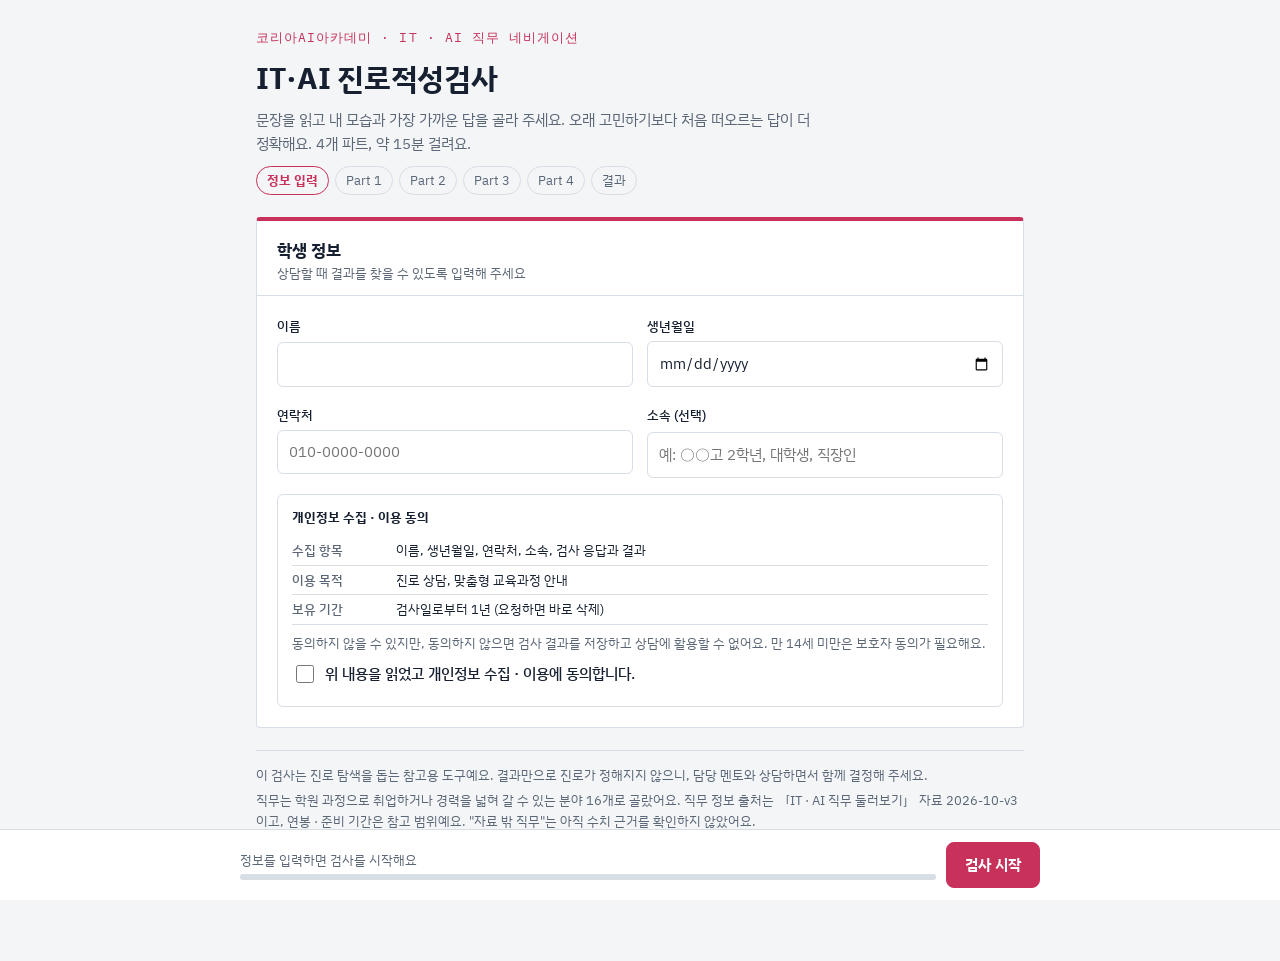
<file: index.html>
<!doctype html>
<html lang="ko">
<head>
<meta charset="utf-8">
<meta name="viewport" content="width=device-width, initial-scale=1, viewport-fit=cover">
<title>IT·AI 진로적성검사</title>
<meta name="robots" content="noindex">
<link rel="preconnect" href="https://fonts.googleapis.com">
<link rel="preconnect" href="https://fonts.gstatic.com" crossorigin>
<link rel="stylesheet" href="https://fonts.googleapis.com/css2?family=IBM+Plex+Sans+KR:wght@400;500;700&family=IBM+Plex+Mono:wght@500;600&display=swap">
<link rel="stylesheet" href="assets/common.css">
<style>
.wrap { max-width: 800px; margin: 0 auto; padding-left: max(16px, env(safe-area-inset-left, 0px)); padding-right: max(16px, env(safe-area-inset-right, 0px)); padding-block: 28px 130px; display: grid; gap: 22px; }
.head { display: grid; gap: 10px; }
.head h1 { font-size: var(--s-xl); font-weight: 700; letter-spacing: -.01em; }
.head .lede { color: var(--muted); max-width: 62ch; }

.steps { display: flex; flex-wrap: wrap; gap: 6px; list-style: none; margin: 0; padding: 0; }
.steps li { font-size: var(--s-xs); padding: 3px 10px; border-radius: 999px; border: 1px solid var(--line); color: var(--muted); }
.steps li.on { border-color: var(--mark); color: var(--mark); font-weight: 700; }
.steps li.done { color: var(--fg); }

.sheet { background: var(--paper); border: 1px solid var(--line); border-top: 4px solid var(--mark); border-radius: 4px; }
.sheet-head { padding: 18px 20px 12px; display: grid; gap: 2px; border-bottom: 1px solid var(--line); }
.sheet-head h2 { font-size: var(--s-md); }
.sheet-head .hint { color: var(--muted); font-size: var(--s-xs); }

/* 학생 정보 */
.info { padding: 20px; display: grid; gap: 16px; }
.info .grid { display: grid; grid-template-columns: repeat(2, minmax(0, 1fr)); gap: 14px; }
.consent { border: 1px solid var(--line); border-radius: 6px; padding: 12px 14px; display: grid; gap: 8px; font-size: var(--s-xs); }
.consent table { border-collapse: collapse; width: 100%; }
.consent th, .consent td { text-align: left; padding: 4px 8px 4px 0; vertical-align: top; border-bottom: 1px solid var(--line); }
.consent th { color: var(--muted); font-weight: 500; white-space: nowrap; width: 6.5rem; }
.check { display: flex; gap: 8px; align-items: flex-start; font-size: var(--s-sm); font-weight: 500; cursor: pointer; }
.check input { width: 18px; height: 18px; margin-top: 3px; accent-color: var(--mark); flex: none; }

/* 5점 척도 */
.lk { display: grid; grid-template-columns: 2.4rem minmax(0, 1fr) auto; gap: 12px; align-items: center; padding: 11px 20px 11px 14px; border-bottom: 1px dashed var(--line); }
.lk:last-child { border-bottom: 0; }
.lk .no { font-family: var(--font-mono); font-size: var(--s-xs); color: var(--mark); font-weight: 600; }
.lk .txt { min-width: 0; }
.lk.missing { background: var(--mark-soft); }
.opts { display: grid; grid-template-columns: repeat(5, 2.75rem); justify-items: center; margin: 0; padding: 0; border: 0; }
.opt { display: grid; justify-items: center; gap: 2px; cursor: pointer; }
.opt input { position: absolute; opacity: 0; width: 1px; height: 1px; }
.opt .bubble { width: 1.75rem; height: 1.75rem; border: 1.5px solid var(--mark); border-radius: 50%; display: grid; place-items: center; font-family: var(--font-mono); font-size: var(--s-xs); color: var(--mark); transition: background .1s; }
.opt input:checked + .bubble { background: var(--mark); color: var(--on-mark); }
.opt input:focus-visible + .bubble { outline: 2px solid var(--ink); outline-offset: 2px; }
.opt .cap { display: none; font-size: .6875rem; color: var(--muted); white-space: nowrap; }
.lk.legend { padding-block: 8px; background: var(--bg); position: sticky; top: env(safe-area-inset-top, 0px); z-index: 2; border-bottom: 1px solid var(--line); }
.lk.legend .opts span { font-size: .6875rem; color: var(--muted); text-align: center; line-height: 1.25; }

/* 하단 바 */
.bar { position: fixed; left: 0; right: 0; bottom: 0; background: var(--paper); border-top: 1px solid var(--line); z-index: 10;
  padding-left: max(16px, env(safe-area-inset-left, 0px)); padding-right: max(16px, env(safe-area-inset-right, 0px));
  padding-top: 12px; padding-bottom: calc(12px + env(safe-area-inset-bottom, 0px)); }
.bar-in { max-width: 800px; margin: 0 auto; display: flex; align-items: center; gap: 10px; }
.progress { flex: 1; min-width: 0; display: grid; gap: 4px; }
.progress .label { font-size: var(--s-xs); color: var(--muted); }
.progress .label b { color: var(--fg); }
.track { height: 6px; background: var(--line); border-radius: 3px; overflow: hidden; }
.track i { display: block; height: 100%; background: var(--mark); width: 0; transition: width .2s; }

/* 결과 */
.result { display: grid; gap: 22px; }
.tools { display: flex; flex-wrap: wrap; gap: 8px; }
.saved { border-radius: 6px; padding: 10px 12px; font-size: var(--s-sm); border: 1px solid var(--line); background: var(--paper); display: flex; flex-wrap: wrap; gap: 8px 12px; align-items: center; }
.saved.ok { border-color: var(--good); color: var(--good); }
.saved.fail { border-color: var(--mark); color: var(--mark); }
.result > section > h2 { font-size: var(--s-lg); }
.top3, .all { display: grid; gap: 12px; }
.all details { background: var(--paper); border: 1px solid var(--line); border-radius: 4px; }
.all summary { list-style: none; display: grid; grid-template-columns: minmax(0, 1fr) 7rem 2.8rem; gap: 12px; align-items: center; padding: 12px 16px; cursor: pointer; }
.all summary::-webkit-details-marker { display: none; }
.all summary .nm { min-width: 0; display: flex; flex-wrap: wrap; align-items: baseline; gap: 4px 8px; }
.all summary .nm b { font-weight: 500; }
.all summary .nm span { font-size: var(--s-xs); }
.all summary .t { height: 6px; background: var(--line); border-radius: 3px; overflow: hidden; }
.all summary .t i { display: block; height: 100%; background: var(--ink); }
.all summary .v { text-align: right; font-size: var(--s-xs); color: var(--muted); }
.all details[open] summary { border-bottom: 1px solid var(--line); }
.all details .job { border: 0; border-radius: 0; }

.disclaimer { font-size: var(--s-xs); color: var(--muted); border-top: 1px solid var(--line); padding-top: 14px; display: grid; gap: 4px; }

@media (max-width: 640px) {
  .head h1 { font-size: 1.55rem; }
  .info .grid { grid-template-columns: minmax(0, 1fr); }
  .lk { grid-template-columns: 2rem minmax(0, 1fr); padding: 12px 12px 12px 10px; row-gap: 10px; }
  .lk .opts { grid-column: 1 / -1; grid-template-columns: repeat(5, minmax(0, 1fr)); }
  .opt .cap { display: block; }
  .lk.legend { display: none; }
  .all summary { grid-template-columns: minmax(0, 1fr) 2.8rem; }
  .all summary .t { display: none; }
  .bar .btn { padding-inline: 12px; }
}
</style>
</head>
<body>
<div class="wrap">
  <header class="head">
    <span class="eyebrow" id="academy">IT · AI 직무 네비게이션</span>
    <h1>IT·AI 진로적성검사</h1>
    <p class="lede" id="lede">문장을 읽고 내 모습과 가장 가까운 답을 골라 주세요. 오래 고민하기보다 처음 떠오르는 답이 더 정확해요. 4개 파트, 약 15분 걸려요.</p>
    <ol class="steps" id="steps"></ol>
  </header>

  <main id="main"></main>

  <footer class="disclaimer">
    <p>이 검사는 진로 탐색을 돕는 참고용 도구예요. 결과만으로 진로가 정해지지 않으니, 담당 멘토와 상담하면서 함께 결정해 주세요.</p>
    <p>직무는 학원 과정으로 취업하거나 경력을 넓혀 갈 수 있는 분야 16개로 골랐어요. 직무 정보 출처는 「IT · AI 직무 둘러보기」 자료 2026-10-v3이고, 연봉 · 준비 기간은 참고 범위예요. "자료 밖 직무"는 아직 수치 근거를 확인하지 않았어요.</p>
  </footer>
</div>

<div class="bar" id="bar">
  <div class="bar-in">
    <div class="progress">
      <span class="label" id="barLabel"></span>
      <div class="track"><i id="barFill"></i></div>
    </div>
    <button class="btn" id="btnDemo" type="button" hidden>예시 응답</button>
    <button class="btn" id="btnPrev" type="button">이전</button>
    <button class="btn primary" id="btnNext" type="button">다음</button>
  </div>
</div>
<div class="toast" id="toast" hidden></div>

<script src="assets/config.js"></script>
<script src="assets/data.js"></script>
<script src="assets/render.js"></script>
<script src="assets/api.js"></script>
<script>
const { PARTS, ITEMS, LIKERT, JOBS, CATS, score, VERSION } = window.CAREER;
const { esc, profilePanel, basicsGrid, jobCard, printSheet } = window.RENDER;
const CFG = window.APP_CONFIG || {};
const $ = s => document.querySelector(s);
const STEP_NAMES = ['정보 입력', ...PARTS.map((p, i) => 'Part ' + (i + 1)), '결과'];
const RESULT_STEP = PARTS.length + 1;
const DEMO = /[?&]demo\b/.test(location.search);

// 진행 상태 — 같은 기기를 여러 학생이 쓸 수 있어서 탭을 닫으면 지워지는 sessionStorage에만 둠
const KEY = 'itai-test-progress';
let state = { step: 0, info: { name: '', birth: '', phone: '', affiliation: '', consent: false }, answers: Array(ITEMS.length).fill(0) };
try { const s = JSON.parse(sessionStorage.getItem(KEY)); if (s && s.answers && s.answers.length === ITEMS.length) state = s; } catch (e) {}
const persist = () => { try { sessionStorage.setItem(KEY, JSON.stringify(state)); } catch (e) {} };
let result = null, saveState = null;

if (CFG.ACADEMY) $('#academy').textContent = CFG.ACADEMY + ' · IT · AI 직무 네비게이션';
$('#btnDemo').hidden = !DEMO;

function toast(msg) { const t = $('#toast'); t.textContent = msg; t.hidden = false; clearTimeout(toast.h); toast.h = setTimeout(() => { t.hidden = true; }, 2200); }

function renderSteps() {
  $('#steps').innerHTML = STEP_NAMES.map((n, i) => `<li class="${i === state.step ? 'on' : i < state.step ? 'done' : ''}">${n}</li>`).join('');
}

// ───── 0. 학생 정보 ─────
function renderInfo() {
  const f = state.info;
  $('#main').innerHTML = `<section class="sheet">
    <div class="sheet-head"><h2>학생 정보</h2><span class="hint">상담할 때 결과를 찾을 수 있도록 입력해 주세요</span></div>
    <form class="info" id="infoForm" novalidate>
      <div class="grid">
        <div class="field"><label for="fName">이름</label><input id="fName" autocomplete="name" value="${esc(f.name)}" required><span class="err" data-for="name"></span></div>
        <div class="field"><label for="fBirth">생년월일</label><input id="fBirth" type="date" value="${esc(f.birth)}" min="1940-01-01" max="2025-12-31" required><span class="err" data-for="birth"></span></div>
        <div class="field"><label for="fPhone">연락처</label><input id="fPhone" type="tel" inputmode="numeric" autocomplete="tel" placeholder="010-0000-0000" value="${esc(f.phone)}" required><span class="err" data-for="phone"></span></div>
        <div class="field"><label for="fAff">소속 (선택)</label><input id="fAff" placeholder="예: ○○고 2학년, 대학생, 직장인" value="${esc(f.affiliation)}"></div>
      </div>
      <div class="consent">
        <strong>개인정보 수집 · 이용 동의</strong>
        <table>
          <tr><th>수집 항목</th><td>이름, 생년월일, 연락처, 소속, 검사 응답과 결과</td></tr>
          <tr><th>이용 목적</th><td>진로 상담, 맞춤형 교육과정 안내</td></tr>
          <tr><th>보유 기간</th><td>${esc(CFG.RETENTION || '검사일로부터 1년')} (요청하면 바로 삭제)</td></tr>
        </table>
        <p class="note">동의하지 않을 수 있지만, 동의하지 않으면 검사 결과를 저장하고 상담에 활용할 수 없어요. 만 14세 미만은 보호자 동의가 필요해요.</p>
        <label class="check"><input type="checkbox" id="fConsent" ${f.consent ? 'checked' : ''}> 위 내용을 읽었고 개인정보 수집 · 이용에 동의합니다.</label>
        <span class="err" data-for="consent" style="font-size:var(--s-xs);color:var(--mark)"></span>
      </div>
    </form>
  </section>`;
  $('#fPhone').addEventListener('input', e => {
    const d = e.target.value.replace(/\D/g, '').slice(0, 11);
    e.target.value = d.length < 4 ? d : d.length < 8 ? `${d.slice(0, 3)}-${d.slice(3)}` : d.length < 11 ? `${d.slice(0, 3)}-${d.slice(3, 6)}-${d.slice(6)}` : `${d.slice(0, 3)}-${d.slice(3, 7)}-${d.slice(7)}`;
  });
  $('#infoForm').addEventListener('input', readInfo);
  $('#infoForm').addEventListener('submit', e => { e.preventDefault(); next(); });
}
function readInfo() {
  state.info = { name: $('#fName').value.trim(), birth: $('#fBirth').value, phone: $('#fPhone').value.trim(), affiliation: $('#fAff').value.trim(), consent: $('#fConsent').checked };
  persist();
}
function validateInfo() {
  readInfo();
  const f = state.info, err = {};
  if (f.name.length < 2) err.name = '이름을 2글자 이상 입력해 주세요.';
  if (!f.birth) err.birth = '생년월일을 선택해 주세요.';
  if (!/^01[016789]-\d{3,4}-\d{4}$/.test(f.phone)) err.phone = '010-0000-0000 형식으로 입력해 주세요.';
  if (!f.consent) err.consent = '검사 결과를 저장하려면 동의가 필요해요.';
  document.querySelectorAll('.err[data-for]').forEach(el => { el.textContent = err[el.dataset.for] || ''; });
  const first = Object.keys(err)[0];
  if (first) { ({ name: $('#fName'), birth: $('#fBirth'), phone: $('#fPhone'), consent: $('#fConsent') })[first].focus(); return false; }
  return true;
}

// ───── 1~4. 문항 ─────
function renderPart(pi) {
  const p = PARTS[pi];
  const items = ITEMS.filter(it => it.part === pi);
  const caps = ['전혀', '아님', '보통', '그럼', '매우'];
  $('#main').innerHTML = `<section class="sheet">
    <div class="sheet-head"><h2>${p.title} <span class="mono" style="color:var(--muted);font-size:var(--s-xs);font-weight:500">(${items.length}문항)</span></h2><span class="hint">${p.hint}</span></div>
    <div class="lk legend" aria-hidden="true"><span></span><span></span><div class="opts">${LIKERT.map(l => `<span>${l.replace(' ', '<br>')}</span>`).join('')}</div></div>
    ${items.map(it => `<div class="lk" id="row${it.no}">
      <span class="no">${String(it.no).padStart(2, '0')}</span>
      <span class="txt" id="t${it.no}">${it.t}</span>
      <fieldset class="opts" aria-labelledby="t${it.no}">
        ${[1, 2, 3, 4, 5].map(v => `<label class="opt" title="${LIKERT[v - 1]}"><input type="radio" name="q${it.no}" value="${v}" ${state.answers[it.no - 1] === v ? 'checked' : ''} aria-label="${LIKERT[v - 1]}"><span class="bubble">${v}</span><span class="cap">${caps[v - 1]}</span></label>`).join('')}
      </fieldset>
    </div>`).join('')}
  </section>`;
  $('#main').onchange = e => {
    if (e.target.type !== 'radio') return;
    const no = +e.target.name.slice(1);
    state.answers[no - 1] = +e.target.value;
    $('#row' + no).classList.remove('missing');
    persist(); updateBar();
  };
}
function firstMissing(pi) { return ITEMS.find(it => it.part === pi && !state.answers[it.no - 1]); }

// ───── 5. 결과 ─────
function renderResult() {
  const res = result;
  const top = res.jobs.slice(0, 3);
  $('#main').innerHTML = `<div class="result">
    <div class="saved" id="saved"></div>
    <div class="tools">
      <button class="btn" type="button" id="btnPrint">결과지 인쇄 · PDF 저장</button>
      <button class="btn" type="button" id="btnCopy">결과 텍스트 복사</button>
      <button class="btn" type="button" id="btnNew">다음 학생 검사 시작</button>
    </div>
    ${profilePanel(res)}
    <section class="panel" style="display:grid;gap:12px">
      <div><span class="eyebrow">Part 1</span><h2 style="font-size:var(--s-lg)">기초 소양</h2></div>
      ${basicsGrid(res.basics)}
      <p class="note">IT를 배우기 시작할 때 필요한 기본기예요. '키워 가요' 영역은 수업 초반에 함께 채워 가면 돼요.</p>
    </section>
    <section class="top3"><h2>잘 맞는 직무 TOP 3</h2>${top.map((r, i) => jobCard(r, i + 1)).join('')}</section>
    <section class="all">
      <h2>다른 직무도 살펴보기</h2>
      <p class="note">적합도 순으로 정렬했어요. 누르면 자세한 정보가 열려요.</p>
      ${res.jobs.slice(3).map(r => `<details><summary><span class="nm"><b>${r.job.name}</b><span style="color:${CATS[r.job.cat].color}">${CATS[r.job.cat].name}</span>${r.job.ext ? '<span style="color:var(--mark)">AI 추가</span>' : ''}</span><span class="t"><i style="width:${r.pct}%"></i></span><span class="v mono">${r.pct}%</span></summary>${jobCard(r, 0)}</details>`).join('')}
    </section>
  </div>`;
  renderSaved();
  $('#btnCopy').onclick = copyResult;
  $('#btnPrint').onclick = () => printSheet({ name: state.info.name, birth: state.info.birth, affiliation: state.info.affiliation, date: new Date().toLocaleDateString('ko-KR'), res });
  $('#btnNew').onclick = startOver;
}
function renderSaved() {
  const el = $('#saved'); if (!el) return;
  const s = saveState;
  el.className = 'saved' + (s === 'ok' ? ' ok' : s === 'fail' ? ' fail' : '');
  el.innerHTML = s === 'ok' ? '결과를 저장했어요. 담당 멘토가 상담할 때 이 결과를 함께 볼 수 있어요.'
    : s === 'saving' ? '결과를 저장하는 중이에요…'
    : s === 'off' ? '미리보기 모드라서 결과를 저장하지 않았어요. (저장 주소가 설정되지 않음)'
    : `<span>결과를 저장하지 못했어요. ${esc(saveError)}</span><button class="btn" type="button" id="btnRetry">다시 저장</button>`;
  const r = $('#btnRetry'); if (r) r.onclick = submit;
}

let saveError = '';
async function submit() {
  if (!window.API.configured()) { saveState = 'off'; renderSaved(); return; }
  saveState = 'saving'; renderSaved();
  const r = result, round = o => Object.fromEntries(Object.entries(o).map(([k, v]) => [k, Math.round(v * 100)]));
  try {
    await window.API.post({
      action: 'submit', version: VERSION,
      name: state.info.name, birth: state.info.birth, phone: state.info.phone, affiliation: state.info.affiliation, consent: true,
      answers: state.answers.join(''),
      durationSec: state.startedAt ? Math.max(1, Math.round((Date.now() - state.startedAt) / 1000)) : 0,
      top: r.jobs.slice(0, 3).map(x => ({ id: x.job.id, name: x.job.name, pct: x.pct })),
      axes: round(r.axes), basics: round(r.basics), ai: Math.round(r.aiScore * 100),
    });
    saveState = 'ok';
    // 저장이 끝나면 이 기기에 남은 개인정보를 지움
    try { sessionStorage.removeItem(KEY); } catch (e) {}
  } catch (e) { saveState = 'fail'; saveError = e.message; }
  renderSaved();
}

function resultText() {
  const r = result;
  return ['[IT·AI 진로적성검사 결과]', `${state.info.name} · 검사일 ${new Date().toLocaleDateString('ko-KR')}`,
    ...r.jobs.slice(0, 3).map((x, i) => `${i + 1}위 ${x.job.name} (${x.pct}%)`)].join('\n');
}
function copyResult() {
  const text = resultText();
  const fallback = () => {
    if (!$('#copyBox')) $('#main .tools').insertAdjacentHTML('afterend', '<textarea id="copyBox" readonly aria-label="결과 텍스트" style="width:100%;min-height:7rem;font:inherit;font-size:var(--s-xs);padding:10px;border:1px solid var(--line);border-radius:6px;background:var(--paper);color:var(--fg)"></textarea>');
    const b = $('#copyBox'); b.value = text; b.focus(); b.select(); toast('텍스트를 선택해 두었어요. Ctrl+C로 복사하세요');
  };
  try { navigator.clipboard.writeText(text).then(() => toast('결과를 복사했어요'), fallback); } catch (e) { fallback(); }
}
function startOver() {
  state = { step: 0, info: { name: '', birth: '', phone: '', affiliation: '', consent: false }, answers: Array(ITEMS.length).fill(0) };
  result = null; saveState = null;
  try { sessionStorage.removeItem(KEY); } catch (e) {}
  go(0);
}

// ───── 흐름 ─────
function updateBar() {
  const done = state.answers.filter(Boolean).length;
  $('#barFill').style.width = (done / ITEMS.length * 100) + '%';
  const s = state.step;
  $('#barLabel').innerHTML = s === 0 ? '정보를 입력하면 검사를 시작해요'
    : `<b class="mono">${done}</b> / ${ITEMS.length}문항 응답` + (s <= PARTS.length ? ` · ${PARTS[s - 1].title.split('.')[0]}` : '');
  $('#btnPrev').hidden = s === 0 || s === RESULT_STEP;
  $('#btnNext').textContent = s === 0 ? '검사 시작' : s === PARTS.length ? '결과 보기' : '다음';
  $('#bar').hidden = s === RESULT_STEP;
}
function go(step) {
  state.step = step; persist();
  renderSteps();
  if (step === 0) renderInfo();
  else if (step <= PARTS.length) renderPart(step - 1);
  else renderResult();
  updateBar();
  window.scrollTo({ top: 0 });
}
function next() {
  const s = state.step;
  if (s === 0) { if (validateInfo()) { if (!state.startedAt) state.startedAt = Date.now(); go(1); } return; }
  const miss = firstMissing(s - 1);
  if (miss) {
    ITEMS.filter(it => it.part === s - 1 && !state.answers[it.no - 1]).forEach(it => $('#row' + it.no).classList.add('missing'));
    $('#row' + miss.no).scrollIntoView({ block: 'center' });
    toast(`${miss.no}번 문항에 아직 답하지 않았어요`);
    return;
  }
  if (s < PARTS.length) { go(s + 1); return; }
  result = score(state.answers);
  go(RESULT_STEP);
  submit();
}
$('#btnNext').onclick = next;
$('#btnPrev').onclick = () => { if (state.step === 0) return; if (state.step === 1) { go(0); return; } go(state.step - 1); };
$('#btnDemo').onclick = () => {
  state.answers = state.answers.map(() => 1 + Math.floor(Math.random() * 5));
  if (!state.info.name) state.info = { name: '테스트 학생', birth: '2008-03-01', phone: '010-0000-0000', affiliation: '예시', consent: true };
  persist(); go(state.step || 1); toast('예시 응답을 채웠어요');
};

// 새로고침했을 때 결과 단계가 남아 있다면 저장이 끝나지 않은 것 (저장되면 진행 상태를 지우므로)
if (state.step === RESULT_STEP) {
  result = score(state.answers);
  if (window.API.configured()) { saveState = 'fail'; saveError = '저장이 끝나기 전에 페이지를 새로고침했어요.'; } else saveState = 'off';
}
go(state.step);
</script>
</body>
</html>
</file>
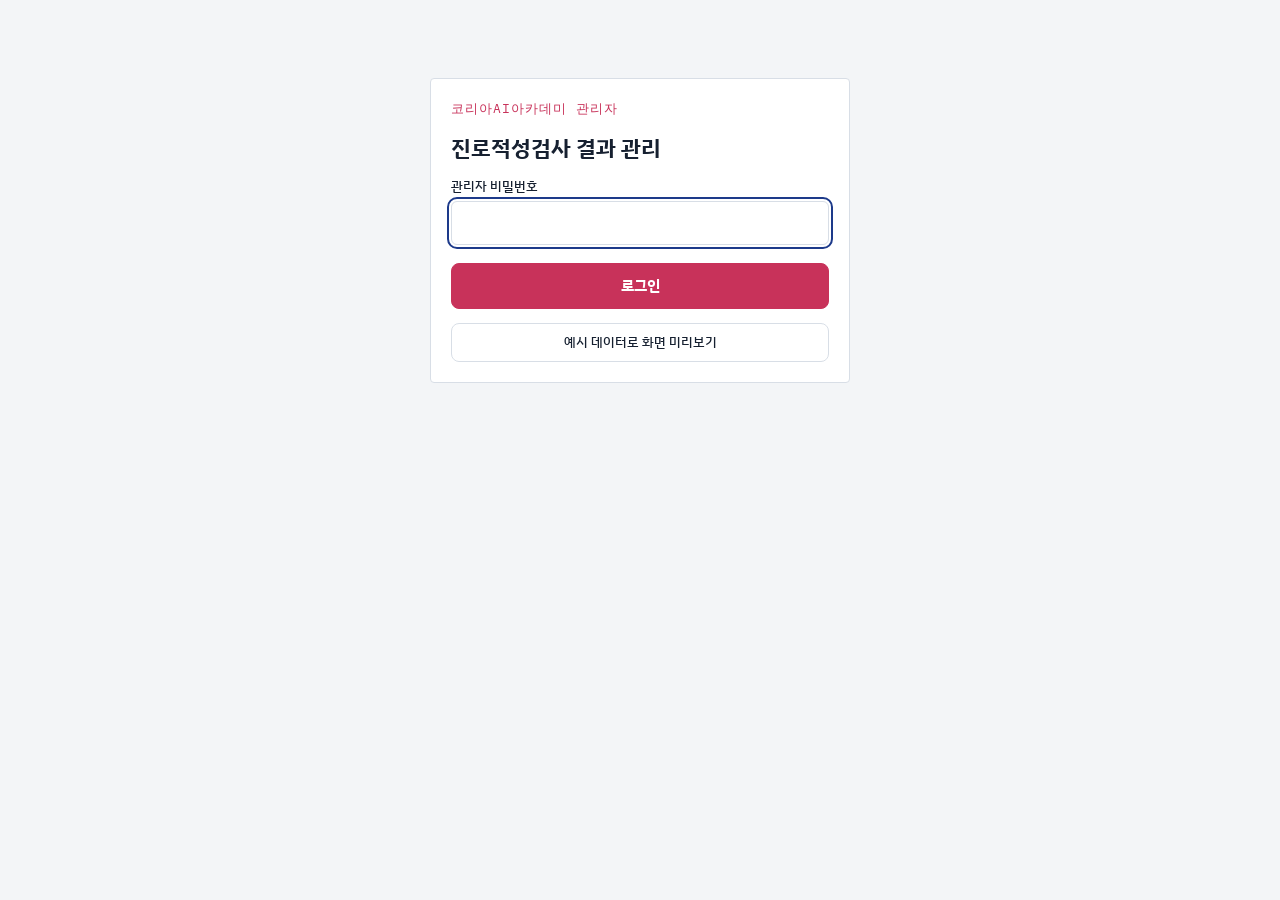
<file: admin/index.html>
<!doctype html>
<html lang="ko">
<head>
<meta charset="utf-8">
<meta name="viewport" content="width=device-width, initial-scale=1, viewport-fit=cover">
<title>진로적성검사 관리자</title>
<meta name="robots" content="noindex, nofollow">
<link rel="preconnect" href="https://fonts.googleapis.com">
<link rel="preconnect" href="https://fonts.gstatic.com" crossorigin>
<link rel="stylesheet" href="https://fonts.googleapis.com/css2?family=IBM+Plex+Sans+KR:wght@400;500;700&family=IBM+Plex+Mono:wght@500;600&display=swap">
<link rel="stylesheet" href="../assets/common.css">
<style>
.wrap { max-width: 1280px; margin: 0 auto; padding-left: max(16px, env(safe-area-inset-left, 0px)); padding-right: max(16px, env(safe-area-inset-right, 0px)); padding-block: 24px 48px; display: grid; gap: 20px; }
.top { display: flex; flex-wrap: wrap; align-items: flex-end; justify-content: space-between; gap: 12px; }
.top h1 { font-size: var(--s-lg); }
.top .who { display: flex; gap: 8px; flex-wrap: wrap; }

.login { max-width: 420px; width: 100%; margin: 6vh auto 0; display: grid; gap: 14px; }
.login h1 { font-size: var(--s-lg); }
.notice { border: 1px solid var(--warn); color: var(--fg); background: var(--paper); border-radius: 6px; padding: 12px 14px; display: grid; gap: 6px; font-size: var(--s-xs); }
.notice b { color: var(--warn); }

.kpis { display: grid; grid-template-columns: repeat(4, minmax(0, 1fr)) minmax(0, 2fr); gap: 1px; background: var(--line); border: 1px solid var(--line); border-radius: 6px; overflow: hidden; }
.kpis > div { background: var(--paper); padding: 14px 16px; display: grid; gap: 4px; align-content: start; min-width: 0; }
.kpis .n { font-size: var(--s-xs); color: var(--muted); }
.kpis .v { font-family: var(--font-mono); font-size: var(--s-xl); font-weight: 600; line-height: 1.1; }
.kpis .v.alert { color: var(--mark); }
.dist { display: grid; gap: 4px; }
.dist .bar-row { grid-template-columns: minmax(0, 11rem) minmax(0, 1fr) 2rem; }
.dist .bar-row .n { overflow: hidden; text-overflow: ellipsis; white-space: nowrap; }

.toolbar { display: flex; flex-wrap: wrap; gap: 8px; align-items: center; }
.toolbar input, .toolbar select { font: inherit; font-size: var(--s-xs); color: var(--fg); background: var(--paper); border: 1px solid var(--line); border-radius: 6px; padding: 8px 10px; }
.toolbar input { flex: 1; min-width: 180px; }
.toolbar .count { font-size: var(--s-xs); color: var(--muted); margin-left: auto; }

.table-box { overflow-x: auto; background: var(--paper); border: 1px solid var(--line); border-radius: 4px; }
table.list { width: 100%; border-collapse: collapse; font-size: var(--s-xs); min-width: 1080px; }
table.list th { text-align: left; font-weight: 500; color: var(--muted); padding: 10px 12px; border-bottom: 1px solid var(--line); white-space: nowrap; background: var(--bg); }
table.list td { padding: 10px 12px; border-bottom: 1px solid var(--line); vertical-align: middle; }
table.list tbody tr { cursor: pointer; }
table.list tbody tr:hover { background: var(--bg); }
table.list tbody tr:last-child td { border-bottom: 0; }
table.list .nm { font-weight: 700; font-size: var(--s-sm); }
table.list .job1 { font-weight: 500; }
table.list .p { font-family: var(--font-mono); color: var(--ink); }
table.list .memo-dot { color: var(--mark); }
.empty { padding: 32px 16px; text-align: center; color: var(--muted); }
.sample-tag { font-size: var(--s-xs); color: var(--mark); border: 1px solid var(--mark); border-radius: 999px; padding: 1px 8px; }

dialog { border: 0; padding: 0; background: transparent; width: min(980px, calc(100% - 24px)); max-height: calc(100% - 24px); color: var(--fg); }
dialog::backdrop { background: rgb(10 14 20 / .55); }
.detail { background: var(--bg); border-radius: 6px; display: grid; gap: 16px; padding: 18px; }
.detail-head { display: flex; flex-wrap: wrap; justify-content: space-between; gap: 12px; align-items: flex-start; }
.detail-head h2 { font-size: var(--s-lg); display: flex; gap: 10px; align-items: center; flex-wrap: wrap; }
.detail-head dl { margin: 6px 0 0; display: flex; flex-wrap: wrap; gap: 4px 18px; font-size: var(--s-xs); }
.detail-head dt { color: var(--muted); display: inline; }
.detail-head dd { margin: 0 0 0 4px; display: inline; font-weight: 500; }
.detail-head .acts { display: flex; gap: 8px; flex-wrap: wrap; }
.warnbox { border: 1px dashed var(--warn); border-radius: 6px; padding: 10px 14px; background: var(--paper); font-size: var(--s-xs); display: grid; gap: 4px; }
.warnbox b { color: var(--warn); }
.warnbox ul { margin: 0; padding-left: 1.1em; }
.jobs5 { display: grid; gap: 6px; }
.jobs5 .bar-row { grid-template-columns: 1.4rem minmax(0, 13rem) minmax(0, 1fr) 2.6rem; }
.manage { display: grid; gap: 12px; }
.manage .grid { display: grid; grid-template-columns: minmax(0, 1fr) minmax(0, 1fr); gap: 12px; }
.manage textarea { min-height: 5.5rem; resize: vertical; }
.manage .row { display: flex; gap: 8px; align-items: center; flex-wrap: wrap; }
.answers { display: grid; gap: 10px; }
.answers h4 { font-size: var(--s-xs); color: var(--muted); font-weight: 500; margin-bottom: 4px; }
.ans-grid { display: grid; grid-template-columns: repeat(auto-fill, minmax(3.4rem, 1fr)); gap: 4px; }
.ans-grid span { font-family: var(--font-mono); font-size: var(--s-xs); border: 1px solid var(--line); border-radius: 4px; padding: 2px 6px; display: flex; justify-content: space-between; background: var(--paper); }
.ans-grid span b { color: var(--muted); font-weight: 500; }
.ans-grid span.hi { border-color: var(--ink); }
.ans-grid span.lo { color: var(--muted); }
.confirm { display: flex; gap: 8px; align-items: center; flex-wrap: wrap; font-size: var(--s-xs); color: var(--mark); }
.two { display: grid; grid-template-columns: minmax(0, 1fr) minmax(0, 1fr); gap: 16px; }

@media (max-width: 760px) {
  .kpis { grid-template-columns: repeat(2, minmax(0, 1fr)); }
  .kpis > div.dist-box { grid-column: 1 / -1; }
  .two, .manage .grid { grid-template-columns: minmax(0, 1fr); }
  .jobs5 .bar-row { grid-template-columns: 1.4rem minmax(0, 1fr) 2.6rem; }
  .jobs5 .bar-row .t { display: none; }
}
</style>
</head>
<body>
<div class="wrap" id="app"></div>
<dialog id="dlg" aria-label="학생 결과 상세"></dialog>
<div class="toast" id="toast" hidden></div>

<script src="../assets/config.js"></script>
<script src="../assets/data.js"></script>
<script src="../assets/render.js"></script>
<script src="../assets/api.js"></script>
<script>
const { PARTS, ITEMS, JOBS, AXES, BASICS, STATUSES, score, checkQuality } = window.CAREER;
const { esc, profilePanel, basicsGrid, printSheet } = window.RENDER;
const CFG = window.APP_CONFIG || {};
const $ = s => document.querySelector(s);
const PW_KEY = 'itai-admin-pw';
const FLAGGED = '__flagged';

let rows = [], sample = false, password = '';
let filt = { q: '', job: '', status: '', period: 'all' };

function toast(msg) { const t = $('#toast'); t.textContent = msg; t.hidden = false; clearTimeout(toast.h); toast.h = setTimeout(() => { t.hidden = true; }, 2400); }
const statusPill = s => `<span class="status s${Math.max(0, STATUSES.indexOf(s))}">${esc(s)}</span>`;

// 서버 행을 화면용으로 정리 (예전 버전 행에는 상태 · 담당 · 소요시간이 없음)
function prep(r) {
  r.status = STATUSES.includes(r.status) ? r.status : STATUSES[0];
  r.mentor = r.mentor || '';
  r.durationSec = Number(r.durationSec) || 0;
  const ans = String(r.answers || '').split('').map(Number);
  r.flags = ans.length === ITEMS.length ? checkQuality(ans, r.durationSec) : [];
  return r;
}

// ───── 로그인 ─────
function renderLogin(message) {
  const configured = window.API.configured();
  $('#app').innerHTML = `<form class="login panel" id="loginForm">
    <span class="eyebrow">${esc(CFG.ACADEMY || '')} 관리자</span>
    <h1>진로적성검사 결과 관리</h1>
    ${configured ? '' : `<div class="notice"><b>저장 주소가 아직 설정되지 않았어요.</b><span>assets/config.js의 API_URL에 Apps Script 웹 앱 주소를 넣으면 실제 결과를 볼 수 있어요. 설정 방법은 README.md에 있어요.</span></div>`}
    <div class="field"><label for="pw">관리자 비밀번호</label><input id="pw" type="password" autocomplete="current-password" ${configured ? '' : 'disabled'}><span class="err" id="pwErr">${esc(message || '')}</span></div>
    <button class="btn primary" type="submit" ${configured ? '' : 'disabled'}>로그인</button>
    <button class="btn" type="button" id="btnSample">예시 데이터로 화면 미리보기</button>
  </form>`;
  $('#loginForm').onsubmit = async e => {
    e.preventDefault();
    password = $('#pw').value;
    if (!password) { $('#pwErr').textContent = '비밀번호를 입력해 주세요.'; return; }
    await load(true);
  };
  $('#btnSample').onclick = () => { sample = true; rows = sampleRows().map(prep); renderDash(); };
  if (configured) $('#pw').focus();
}

async function load(fromLogin) {
  try {
    const data = await window.API.post({ action: 'list', password });
    rows = data.rows.map(prep); sample = false;
    try { sessionStorage.setItem(PW_KEY, password); } catch (e) {}
    renderDash();
    if (!fromLogin) toast('목록을 새로 불러왔어요');
  } catch (e) {
    try { sessionStorage.removeItem(PW_KEY); } catch (x) {}
    if (['unauthorized', 'locked', 'not_configured'].includes(e.code) || fromLogin) renderLogin(e.message);
    else toast(e.message);
  }
}

function logout() { password = ''; rows = []; try { sessionStorage.removeItem(PW_KEY); } catch (e) {} renderLogin(); }

// ───── 목록 ─────
const today = () => new Date(Date.now() + 9 * 3600e3).toISOString().slice(0, 10); // KST
function inPeriod(r) {
  if (filt.period === 'all') return true;
  const d = r.submittedAt.slice(0, 10);
  if (filt.period === 'today') return d === today();
  const days = filt.period === '7' ? 7 : 30;
  return (Date.parse(today()) - Date.parse(d)) / 86400e3 < days;
}
function filtered() {
  const q = filt.q.replace(/-/g, '').toLowerCase();
  return rows.filter(r => inPeriod(r)
    && (!filt.job || (r.top[0] && r.top[0].name === filt.job))
    && (!filt.status || (filt.status === FLAGGED ? r.flags.length > 0 : r.status === filt.status))
    && (!q || (r.name + r.phone.replace(/-/g, '') + r.affiliation + r.mentor).toLowerCase().includes(q)));
}

function renderDash() {
  const month = today().slice(0, 7);
  const dist = {};
  rows.forEach(r => { const n = r.top[0] && r.top[0].name; if (n) dist[n] = (dist[n] || 0) + 1; });
  const distTop = Object.entries(dist).sort((a, b) => b[1] - a[1]).slice(0, 5);
  const max = distTop.length ? distTop[0][1] : 1;
  const fresh = rows.filter(r => r.status === STATUSES[0]).length;
  const flagged = rows.filter(r => r.flags.length).length;
  $('#app').innerHTML = `
    <header class="top">
      <div><span class="eyebrow">${esc(CFG.ACADEMY || '')} 관리자</span><h1>진로적성검사 결과 ${sample ? '<span class="sample-tag">예시 데이터</span>' : ''}</h1></div>
      <div class="who">
        ${sample ? '' : '<button class="btn" type="button" id="btnReload">새로고침</button>'}
        <button class="btn" type="button" id="btnCsv">CSV 내려받기</button>
        <button class="btn" type="button" id="btnOut">${sample ? '미리보기 닫기' : '로그아웃'}</button>
      </div>
    </header>
    <section class="kpis">
      <div><span class="n">전체 검사 인원</span><span class="v">${rows.length}</span></div>
      <div><span class="n">이번 달</span><span class="v">${rows.filter(r => r.submittedAt.startsWith(month)).length}</span></div>
      <div><span class="n">아직 연락 안 함 (신규)</span><span class="v ${fresh ? 'alert' : ''}">${fresh}</span></div>
      <div><span class="n">응답 확인 필요</span><span class="v">${flagged}</span></div>
      <div class="dist-box"><span class="n">1위로 가장 많이 나온 직무</span>
        <div class="dist">${distTop.length ? distTop.map(([n, c]) => `<div class="bar-row"><span class="n" title="${esc(n)}">${esc(n)}</span><span class="t"><i style="width:${c / max * 100}%"></i></span><span class="v mono">${c}</span></div>`).join('') : '<span class="note">아직 결과가 없어요</span>'}</div>
      </div>
    </section>
    <div class="toolbar">
      <input id="q" type="search" placeholder="이름 · 연락처 · 소속 · 담당 멘토 검색" value="${esc(filt.q)}" aria-label="검색">
      <select id="fStatus" aria-label="상담 상태로 거르기"><option value="">상태 전체</option>${STATUSES.map(s => `<option ${filt.status === s ? 'selected' : ''}>${s}</option>`).join('')}<option value="${FLAGGED}" ${filt.status === FLAGGED ? 'selected' : ''}>응답 확인 필요</option></select>
      <select id="fJob" aria-label="1위 직무로 거르기"><option value="">1위 직무 전체</option>${JOBS.map(j => `<option ${filt.job === j.name ? 'selected' : ''}>${esc(j.name)}</option>`).join('')}</select>
      <select id="fPeriod" aria-label="기간">${[['all', '전체 기간'], ['today', '오늘'], ['7', '최근 7일'], ['30', '최근 30일']].map(([v, t]) => `<option value="${v}" ${filt.period === v ? 'selected' : ''}>${t}</option>`).join('')}</select>
      <span class="count" id="count"></span>
    </div>
    <div class="table-box"><table class="list">
      <thead><tr><th>검사일시</th><th>이름</th><th>생년월일</th><th>연락처</th><th>소속</th><th>1위 직무</th><th>2위</th><th>상태</th><th>담당 멘토</th><th>메모</th></tr></thead>
      <tbody id="tbody"></tbody>
    </table></div>`;
  renderRows();
  $('#q').oninput = e => { filt.q = e.target.value; renderRows(); };
  $('#fStatus').onchange = e => { filt.status = e.target.value; renderRows(); };
  $('#fJob').onchange = e => { filt.job = e.target.value; renderRows(); };
  $('#fPeriod').onchange = e => { filt.period = e.target.value; renderRows(); };
  $('#btnCsv').onclick = downloadCsv;
  $('#btnOut').onclick = logout;
  if (!sample) $('#btnReload').onclick = () => load(false);
}

function renderRows() {
  const list = filtered();
  $('#count').textContent = `${list.length}명 표시 / 전체 ${rows.length}명`;
  $('#tbody').innerHTML = list.length ? list.map(r => `<tr data-id="${esc(r.id)}" tabindex="0">
    <td class="mono">${esc(r.submittedAt.slice(0, 16))}</td>
    <td><span class="nm">${esc(r.name)}</span> ${r.flags.length ? '<span class="flag" title="' + esc(r.flags.join(' / ')) + '">확인 필요</span>' : ''}</td>
    <td class="mono">${esc(r.birth)}</td>
    <td class="mono">${esc(r.phone)}</td>
    <td>${esc(r.affiliation)}</td>
    <td><span class="job1">${esc(r.top[0] ? r.top[0].name : '')}</span> <span class="p">${r.top[0] ? r.top[0].pct + '%' : ''}</span></td>
    <td>${esc(r.top[1] ? r.top[1].name : '')}</td>
    <td>${statusPill(r.status)}</td>
    <td>${esc(r.mentor)}</td>
    <td>${r.memo ? '<span class="memo-dot" title="상담 메모 있음">●</span>' : ''}</td>
  </tr>`).join('') : `<tr><td colspan="10" class="empty">${rows.length ? '조건에 맞는 학생이 없어요.' : '아직 저장된 검사 결과가 없어요. 학생이 검사를 마치면 여기에 나타나요.'}</td></tr>`;
  $('#tbody').onclick = e => { const tr = e.target.closest('tr[data-id]'); if (tr) openDetail(tr.dataset.id); };
  $('#tbody').onkeydown = e => { const tr = e.target.closest('tr[data-id]'); if (tr && (e.key === 'Enter' || e.key === ' ')) { e.preventDefault(); openDetail(tr.dataset.id); } };
}

// ───── 상세 ─────
function openDetail(id) {
  const r = rows.find(x => x.id === id); if (!r) return;
  const ans = String(r.answers || '').split('').map(Number);
  const res = ans.length === ITEMS.length ? score(ans) : null;
  const mentors = [...new Set(rows.map(x => x.mentor).filter(Boolean))];
  const dlg = $('#dlg');
  dlg.innerHTML = `<div class="detail">
    <div class="detail-head">
      <div>
        <h2>${esc(r.name)} ${statusPill(r.status)}</h2>
        <dl><div><dt>검사일시</dt><dd>${esc(r.submittedAt)}</dd></div><div><dt>생년월일</dt><dd>${esc(r.birth)}</dd></div><div><dt>연락처</dt><dd>${esc(r.phone)}</dd></div>${r.affiliation ? `<div><dt>소속</dt><dd>${esc(r.affiliation)}</dd></div>` : ''}${r.durationSec ? `<div><dt>소요 시간</dt><dd>${Math.max(1, Math.round(r.durationSec / 60))}분</dd></div>` : ''}<div><dt>동의</dt><dd>${esc(r.consentAt || '')}</dd></div></dl>
      </div>
      <div class="acts">
        ${res ? '<button class="btn" type="button" id="btnPrint">결과지 인쇄</button>' : ''}
        <button class="btn" type="button" id="btnClose">닫기</button>
      </div>
    </div>
    ${r.flags.length ? `<div class="warnbox"><b>응답을 확인해 주세요</b><ul>${r.flags.map(f => `<li>${esc(f)}</li>`).join('')}</ul><span>성의 없이 응답했을 수 있어요. 상담할 때 결과를 그대로 믿기보다 학생과 다시 이야기해 보세요.</span></div>` : ''}
    <section class="panel manage">
      <div class="grid">
        <div class="field"><label for="mStatus">상담 상태</label><select id="mStatus">${STATUSES.map(s => `<option ${r.status === s ? 'selected' : ''}>${s}</option>`).join('')}</select></div>
        <div class="field"><label for="mMentor">담당 멘토</label><input id="mMentor" list="mentorList" value="${esc(r.mentor)}" placeholder="이름 입력"><datalist id="mentorList">${mentors.map(m => `<option value="${esc(m)}">`).join('')}</datalist></div>
      </div>
      <div class="field"><label for="memo">상담 메모</label><textarea id="memo" placeholder="상담 내용, 희망 과정, 다음 연락일 등">${esc(r.memo || '')}</textarea></div>
      <div class="row"><button class="btn primary" type="button" id="btnSave">저장</button><span class="note" id="saveState"></span></div>
    </section>
    ${res ? profilePanel(res) : '<p class="note">이 결과는 다른 검사 버전으로 저장돼서 상세 분석을 다시 계산할 수 없어요.</p>'}
    <div class="two">
      <section class="panel" style="display:grid;gap:10px"><h3 style="font-size:var(--s-md)">기초 소양</h3>${res ? basicsGrid(res.basics) : ''}</section>
      <section class="panel" style="display:grid;gap:10px"><h3 style="font-size:var(--s-md)">직무 적합도 TOP 5</h3>
        <div class="jobs5">${res ? res.jobs.slice(0, 5).map((x, i) => `<div class="bar-row ${i === 0 ? 'top' : ''}"><span class="mono" style="color:var(--ink)">${i + 1}</span><span class="n">${esc(x.job.name)}</span><span class="t"><i style="width:${x.pct}%"></i></span><span class="v mono">${x.pct}%</span></div>`).join('') : r.top.map((t, i) => `<div class="bar-row"><span>${i + 1}</span><span class="n">${esc(t.name)}</span><span class="t"><i style="width:${t.pct}%"></i></span><span class="v mono">${t.pct}%</span></div>`).join('')}</div>
      </section>
    </div>
    ${res ? `<details class="panel answers"><summary style="cursor:pointer;font-weight:700">문항별 응답 보기 (1 전혀 아니다 ~ 5 매우 그렇다)</summary>
      ${PARTS.map((p, pi) => `<div><h4>${esc(p.title)}</h4><div class="ans-grid">${ITEMS.filter(it => it.part === pi).map(it => `<span class="${ans[it.no - 1] >= 4 ? 'hi' : ans[it.no - 1] <= 2 ? 'lo' : ''}" title="${esc(it.t)}"><b>${it.no}</b>${ans[it.no - 1]}</span>`).join('')}</div></div>`).join('')}
      <p class="note">숫자 칸에 마우스를 올리면 문항 내용이 보여요. 파란 테두리는 '그렇다' 쪽 응답이에요.</p>
    </details>` : ''}
    <div class="row" id="delBox"><button class="btn danger" type="button" id="btnDel">이 결과 삭제</button></div>
  </div>`;
  if (!dlg.open) dlg.showModal();
  dlg.scrollTop = 0;
  $('#btnClose').onclick = () => dlg.close();
  $('#btnSave').onclick = () => saveManage(r);
  if (res) $('#btnPrint').onclick = () => printSheet({ name: r.name, birth: r.birth, affiliation: r.affiliation, date: r.submittedAt.slice(0, 10), res, memo: $('#memo').value, mentor: $('#mMentor').value.trim() });
  $('#btnDel').onclick = () => {
    $('#delBox').innerHTML = `<div class="confirm"><span>${esc(r.name)} 학생의 결과와 개인정보를 삭제할까요? 되돌릴 수 없어요.</span><button class="btn danger" type="button" id="btnDelYes">삭제</button><button class="btn" type="button" id="btnDelNo">취소</button></div>`;
    $('#btnDelNo').onclick = () => openDetail(id);
    $('#btnDelYes').onclick = () => removeRow(r);
  };
}
$('#dlg').addEventListener('click', e => { if (e.target === e.currentTarget) e.currentTarget.close(); });

async function saveManage(r) {
  const next = { status: $('#mStatus').value, mentor: $('#mMentor').value.trim(), memo: $('#memo').value };
  $('#saveState').textContent = '저장하는 중…';
  try {
    if (!sample) await window.API.post({ action: 'update', password, id: r.id, ...next });
    Object.assign(r, next);
    renderDash(); openDetail(r.id);
    $('#saveState').textContent = '저장했어요';
  } catch (e) {
    $('#saveState').textContent = e.code === 'bad_request' && /알 수 없는 요청/.test(e.message)
      ? '저장하지 못했어요. Apps Script를 새 버전으로 다시 배포해야 해요 (README 참고).'
      : e.message;
  }
}
async function removeRow(r) {
  try {
    if (!sample) await window.API.post({ action: 'delete', password, id: r.id });
    rows = rows.filter(x => x.id !== r.id);
    $('#dlg').close(); renderDash(); toast('삭제했어요');
  } catch (e) { toast(e.message); }
}

// ───── CSV ─────
function downloadCsv() {
  const list = filtered();
  const head = ['검사일시', '이름', '생년월일', '연락처', '소속', '상담상태', '담당멘토', '1위', '1위%', '2위', '2위%', '3위', '3위%', ...BASICS.map(b => b.name), ...AXES.map(a => a.name), 'AI관심도', '소요시간(분)', '응답점검', '상담메모'];
  const cell = v => { let s = String(v ?? ''); if (/^[=+\-@]/.test(s)) s = "'" + s; return /[",\n]/.test(s) ? `"${s.replace(/"/g, '""')}"` : s; };
  const lines = list.map(r => [r.submittedAt, r.name, r.birth, r.phone, r.affiliation, r.status, r.mentor,
    ...[0, 1, 2].flatMap(i => r.top[i] ? [r.top[i].name, r.top[i].pct] : ['', '']),
    ...BASICS.map(b => (r.basics || {})[b.key] ?? ''), ...AXES.map(a => (r.axes || {})[a.key] ?? ''), r.ai,
    r.durationSec ? Math.round(r.durationSec / 60) : '', r.flags.join(' / '), r.memo].map(cell).join(','));
  const blob = new Blob(['﻿' + [head.join(','), ...lines].join('\r\n')], { type: 'text/csv;charset=utf-8' });
  const a = document.createElement('a');
  a.href = URL.createObjectURL(blob);
  a.download = `진로적성검사_${today()}.csv`;
  document.body.appendChild(a); a.click(); a.remove();
  setTimeout(() => URL.revokeObjectURL(a.href), 1000);
}

// ───── 예시 데이터 (미리보기 전용, 저장되지 않음) ─────
function sampleRows() {
  const names = ['김민준', '이서연', '박도윤', '최지우', '정하준', '강수아', '윤시우', '임예린'];
  const affs = ['○○고 2학년', '○○고 3학년', '대학생', '직장인', '○○고 1학년', '', '대학생', '○○고 2학년'];
  const st = ['신규', '상담 완료', '연락 완료', '등록', '신규', '보류', '신규', '연락 완료'];
  const mentors = ['', '김멘토', '박멘토', '김멘토', '', '박멘토', '', '김멘토'];
  let seed = 7; const rnd = () => (seed = seed * 16807 % 2147483647) / 2147483647;
  return names.map((name, i) => {
    const ans = i === 6 ? ITEMS.map(() => 3) : ITEMS.map(() => 1 + Math.floor(rnd() * 5));
    const res = score(ans), round = o => Object.fromEntries(Object.entries(o).map(([k, v]) => [k, Math.round(v * 100)]));
    const d = new Date(Date.now() + 9 * 3600e3 - i * 2.3 * 86400e3).toISOString();
    return { id: 'sample-' + i, submittedAt: d.slice(0, 10) + ' ' + d.slice(11, 19), name, birth: `200${(i % 9)}-0${1 + (i % 9)}-1${i % 10}`, phone: `010-0000-00${String(i).padStart(2, '0')}`, affiliation: affs[i], consentAt: d.slice(0, 10),
      top: res.jobs.slice(0, 3).map(x => ({ name: x.job.name, pct: x.pct })), axes: round(res.axes), basics: round(res.basics), ai: Math.round(res.aiScore * 100), answers: ans.join(''),
      status: st[i], mentor: mentors[i], durationSec: i === 6 ? 150 : 900 + i * 60, memo: i === 1 ? '데이터 분석 과정 관심. 다음 주 재상담.' : '' };
  });
}

// ───── 시작 ─────
try { password = sessionStorage.getItem(PW_KEY) || ''; } catch (e) {}
if (password && window.API.configured()) { $('#app').innerHTML = '<p class="note">불러오는 중…</p>'; load(true); } else renderLogin();
</script>
</body>
</html>
</file>
<file: assets/common.css>
/* Layout: 검사지(OMR 답안지) — 문항 번호 + 마킹 버블, 붉은 OMR 선을 강조색으로 */
:root {
  --bg: #f3f5f7;
  --paper: #ffffff;
  --fg: #162030;
  --muted: #5b6676;
  --line: #d8dee6;
  --mark: #c8325a;
  --mark-soft: #fbe6ec;
  --on-mark: #ffffff;
  --ink: #1d3a8a;
  --ink-soft: #e4eaf8;
  --good: #1f7a4d;
  --warn: #a15c00;
  --c-dev: #2f6fd6; --c-ai: #7a4fd0; --c-infra: #138a7e; --c-sec: #c4481f; --c-ax: #a87300;
  --font-body: "IBM Plex Sans KR", "Apple SD Gothic Neo", "Malgun Gothic", system-ui, sans-serif;
  --font-mono: "IBM Plex Mono", ui-monospace, "Consolas", monospace;
  --s-xs: .8125rem; --s-sm: .9375rem; --s-md: 1.0625rem; --s-lg: 1.375rem; --s-xl: 1.875rem;
  color-scheme: light;
}
@media (prefers-color-scheme: dark) { :root:not([data-theme="light"]) {
  --bg: #0f141b; --paper: #171e28; --fg: #e5eaf1; --muted: #9aa5b4; --line: #2b3542;
  --mark: #f07090; --mark-soft: #3a1d27; --on-mark: #1a0b10; --ink: #9db6ff; --ink-soft: #1f2a45;
  --good: #5fd39a; --warn: #f0b45a;
  --c-dev: #6fa3ff; --c-ai: #b293ff; --c-infra: #4cc7b8; --c-sec: #ff8a62; --c-ax: #e5b23f;
  color-scheme: dark;
} }
:root[data-theme="dark"] {
  --bg: #0f141b; --paper: #171e28; --fg: #e5eaf1; --muted: #9aa5b4; --line: #2b3542;
  --mark: #f07090; --mark-soft: #3a1d27; --on-mark: #1a0b10; --ink: #9db6ff; --ink-soft: #1f2a45;
  --good: #5fd39a; --warn: #f0b45a;
  --c-dev: #6fa3ff; --c-ai: #b293ff; --c-infra: #4cc7b8; --c-sec: #ff8a62; --c-ax: #e5b23f;
  color-scheme: dark;
}
* { box-sizing: border-box; }
html { -webkit-text-size-adjust: 100%; }
body { margin: 0; background: var(--bg); color: var(--fg); font-family: var(--font-body); font-size: var(--s-sm); line-height: 1.6; }
[hidden] { display: none !important; }
h1, h2, h3, h4 { margin: 0; text-wrap: balance; line-height: 1.3; }
p { margin: 0; }
.mono { font-family: var(--font-mono); font-variant-numeric: tabular-nums; }
.eyebrow { font-family: var(--font-mono); font-size: var(--s-xs); letter-spacing: .08em; color: var(--mark); text-transform: uppercase; }
.note { font-size: var(--s-xs); color: var(--muted); }

button { font: inherit; cursor: pointer; }
.btn { border: 1px solid var(--line); background: var(--paper); color: var(--fg); border-radius: 8px; padding: 8px 14px; font-size: var(--s-xs); font-weight: 500; }
.btn:hover { border-color: var(--muted); }
.btn.primary { background: var(--mark); border-color: var(--mark); color: var(--on-mark); font-size: var(--s-sm); padding: 10px 18px; font-weight: 700; }
.btn.primary:disabled { opacity: .45; cursor: not-allowed; }
.btn.danger { color: var(--mark); border-color: var(--mark); }
.btn:focus-visible, input:focus-visible, select:focus-visible, textarea:focus-visible, summary:focus-visible { outline: 2px solid var(--ink); outline-offset: 2px; }

.field { display: grid; gap: 4px; }
.field label { font-size: var(--s-xs); font-weight: 500; }
.field input, .field select, .field textarea { font: inherit; color: var(--fg); background: var(--paper); border: 1px solid var(--line); border-radius: 6px; padding: 9px 11px; width: 100%; }
.field .err { font-size: var(--s-xs); color: var(--mark); }

.toast { position: fixed; left: 50%; transform: translateX(-50%); bottom: calc(90px + env(safe-area-inset-bottom, 0px)); background: var(--fg); color: var(--bg); padding: 8px 14px; border-radius: 6px; font-size: var(--s-xs); z-index: 20; max-width: calc(100% - 32px); }

/* ───── 결과: 성향 프로필 ───── */
.panel { background: var(--paper); border: 1px solid var(--line); border-radius: 4px; padding: 20px; }
.profile { display: grid; grid-template-columns: minmax(0, 250px) minmax(0, 1fr); gap: 20px; align-items: center; }
.profile svg { width: 100%; height: auto; max-width: 250px; }
.profile .sum { display: grid; gap: 10px; min-width: 0; }
.bars { display: grid; gap: 6px; }
.bar-row { display: grid; grid-template-columns: 6.5rem minmax(0, 1fr) 2.6rem; gap: 8px; align-items: center; font-size: var(--s-xs); }
.bar-row .t { height: 6px; background: var(--line); border-radius: 3px; overflow: hidden; }
.bar-row .t i { display: block; height: 100%; background: var(--ink); }
.bar-row .v { text-align: right; color: var(--muted); }
.bar-row.top .n { font-weight: 700; }
.basics { display: grid; grid-template-columns: repeat(4, minmax(0, 1fr)); gap: 1px; background: var(--line); border: 1px solid var(--line); border-radius: 6px; overflow: hidden; }
.basics div { background: var(--paper); padding: 12px; display: grid; gap: 4px; min-width: 0; }
.basics .n { font-size: var(--s-xs); color: var(--muted); }
.basics .v { font-family: var(--font-mono); font-size: var(--s-lg); font-weight: 600; line-height: 1.1; }
.basics .lv { font-size: var(--s-xs); font-weight: 500; }
.lv-hi { color: var(--good); } .lv-mid { color: var(--fg); } .lv-lo { color: var(--warn); }

/* ───── 결과: 직무 카드 ───── */
.job { background: var(--paper); border: 1px solid var(--line); border-radius: 4px; padding: 20px; display: grid; gap: 14px; }
.job.rank-1 { border-color: var(--ink); box-shadow: 0 0 0 1px var(--ink); }
.job-head { display: grid; grid-template-columns: auto minmax(0, 1fr) auto; gap: 14px; align-items: center; }
.rank { font-family: var(--font-mono); font-size: var(--s-lg); font-weight: 600; color: var(--ink); width: 2.2rem; }
.job-head h3 { font-size: var(--s-lg); }
.job-head .en { color: var(--muted); font-size: var(--s-xs); }
.pct { font-family: var(--font-mono); font-size: var(--s-xl); font-weight: 600; color: var(--ink); line-height: 1; text-align: right; }
.pct small { display: block; font-size: var(--s-xs); color: var(--muted); font-weight: 500; font-family: var(--font-body); }
.chips { display: flex; flex-wrap: wrap; gap: 6px; }
.chip { font-size: var(--s-xs); padding: 2px 8px; border-radius: 999px; border: 1px solid currentColor; line-height: 1.5; }
.chip.ext { background: var(--mark-soft); color: var(--mark); border-color: transparent; }
.course { display: grid; gap: 2px; border-left: 3px solid var(--mark); padding: 2px 0 2px 12px; }
.course span { font-size: var(--s-xs); color: var(--muted); }
.course b { font-weight: 700; }
.why { background: var(--ink-soft); border-radius: 6px; padding: 10px 12px; }
.why b { color: var(--ink); }
.stats { margin: 0; display: grid; grid-template-columns: repeat(3, minmax(0, 1fr)); gap: 1px; background: var(--line); border: 1px solid var(--line); border-radius: 6px; overflow: hidden; }
.stats div { background: var(--paper); padding: 10px 12px; display: grid; gap: 2px; min-width: 0; }
.stats dt { font-size: var(--s-xs); color: var(--muted); }
.stats dd { margin: 0; font-weight: 500; }
.stats dd.na { color: var(--muted); font-weight: 400; }
.job .desc { max-width: 65ch; }
.cols { display: grid; grid-template-columns: minmax(0, 1fr) minmax(0, 1fr); gap: 16px; }
.cols h4 { margin: 0 0 6px; font-size: var(--s-xs); color: var(--muted); font-weight: 500; letter-spacing: .04em; }
.road { list-style: none; margin: 0; padding: 0; display: grid; gap: 4px; counter-reset: st; }
.road li { counter-increment: st; display: grid; grid-template-columns: 1.6rem 1fr; gap: 6px; }
.road li::before { content: counter(st); font-family: var(--font-mono); font-size: var(--s-xs); color: var(--ink); border: 1px solid var(--ink); border-radius: 50%; width: 1.3rem; height: 1.3rem; display: grid; place-items: center; margin-top: 2px; }
.plain { margin: 0; padding-left: 1.1em; display: grid; gap: 2px; }

@media (max-width: 560px) {
  .profile { grid-template-columns: minmax(0, 1fr); justify-items: center; }
  .profile .sum { width: 100%; }
  .basics { grid-template-columns: repeat(2, minmax(0, 1fr)); }
  .stats, .cols { grid-template-columns: minmax(0, 1fr); }
  .job-head { grid-template-columns: auto minmax(0, 1fr); }
  .job-head .pct { grid-column: 1 / -1; text-align: left; display: flex; align-items: baseline; gap: 8px; }
}
/* ───── 상담 상태 표시 ───── */
.status { display: inline-block; font-size: var(--s-xs); padding: 1px 8px; border-radius: 999px; border: 1px solid currentColor; white-space: nowrap; line-height: 1.6; }
.status.s0 { color: var(--mark); }
.status.s1 { color: var(--warn); }
.status.s2 { color: var(--ink); }
.status.s3 { color: var(--good); }
.status.s4 { color: var(--muted); }
.flag { display: inline-block; font-size: var(--s-xs); color: var(--warn); border: 1px dashed var(--warn); border-radius: 4px; padding: 0 6px; white-space: nowrap; }

/* ───── A4 결과지 (인쇄 전용) ───── */
#printRoot { display: none; }
@page { size: A4; margin: 14mm; }
@media print {
  body > *:not(#printRoot) { display: none !important; }
  #printRoot { display: block; }
  html, body { background: #fff !important; }
  #printRoot {
    --bg: #f3f5f7; --paper: #fff; --fg: #162030; --muted: #5b6676; --line: #d8dee6;
    --mark: #c8325a; --ink: #1d3a8a; --ink-soft: #e4eaf8; --good: #1f7a4d; --warn: #a15c00; --c-ai: #7a4fd0;
    color: var(--fg); font-size: 10pt; line-height: 1.5;
    -webkit-print-color-adjust: exact; print-color-adjust: exact;
  }
}
.ps { display: grid; gap: 12px; }
.ps h1 { font-size: 20pt; }
.ps h2 { font-size: 12pt; margin-bottom: 6px; display: flex; gap: 10px; align-items: baseline; }
.ps h3 { font-size: 11pt; }
.ps-head { border-bottom: 2px solid var(--mark); padding-bottom: 8px; display: grid; gap: 2px; }
.ps-profile { display: grid; grid-template-columns: 62mm 1fr; gap: 10mm; align-items: center; }
.ps-profile svg { width: 62mm; height: auto; }
.ps .bar-row { grid-template-columns: 7rem 1fr 2.4rem; }
.ps .basics { grid-template-columns: repeat(4, 1fr); }
.ps .basics div { padding: 6px 10px; }
.ps-table { width: 100%; border-collapse: collapse; }
.ps-table th, .ps-table td { text-align: left; padding: 5px 8px; border-bottom: 1px solid var(--line); vertical-align: top; }
.ps-table th { color: var(--muted); font-weight: 500; }
.ps-jobs { display: grid; gap: 8px; break-before: page; }
.ps-job { border: 1px solid var(--line); border-radius: 4px; padding: 8px 10px; display: grid; gap: 3px; break-inside: avoid; }
.ps-memo { break-inside: avoid; }
.ps-memo-text { border: 1px solid var(--line); border-radius: 4px; padding: 8px 10px; }
.ps-lines { display: grid; gap: 0; }
.ps-lines i { display: block; height: 9mm; border-bottom: 1px solid var(--line); }

@media (prefers-reduced-motion: reduce) { * { transition: none !important; scroll-behavior: auto !important; } }
</file>
